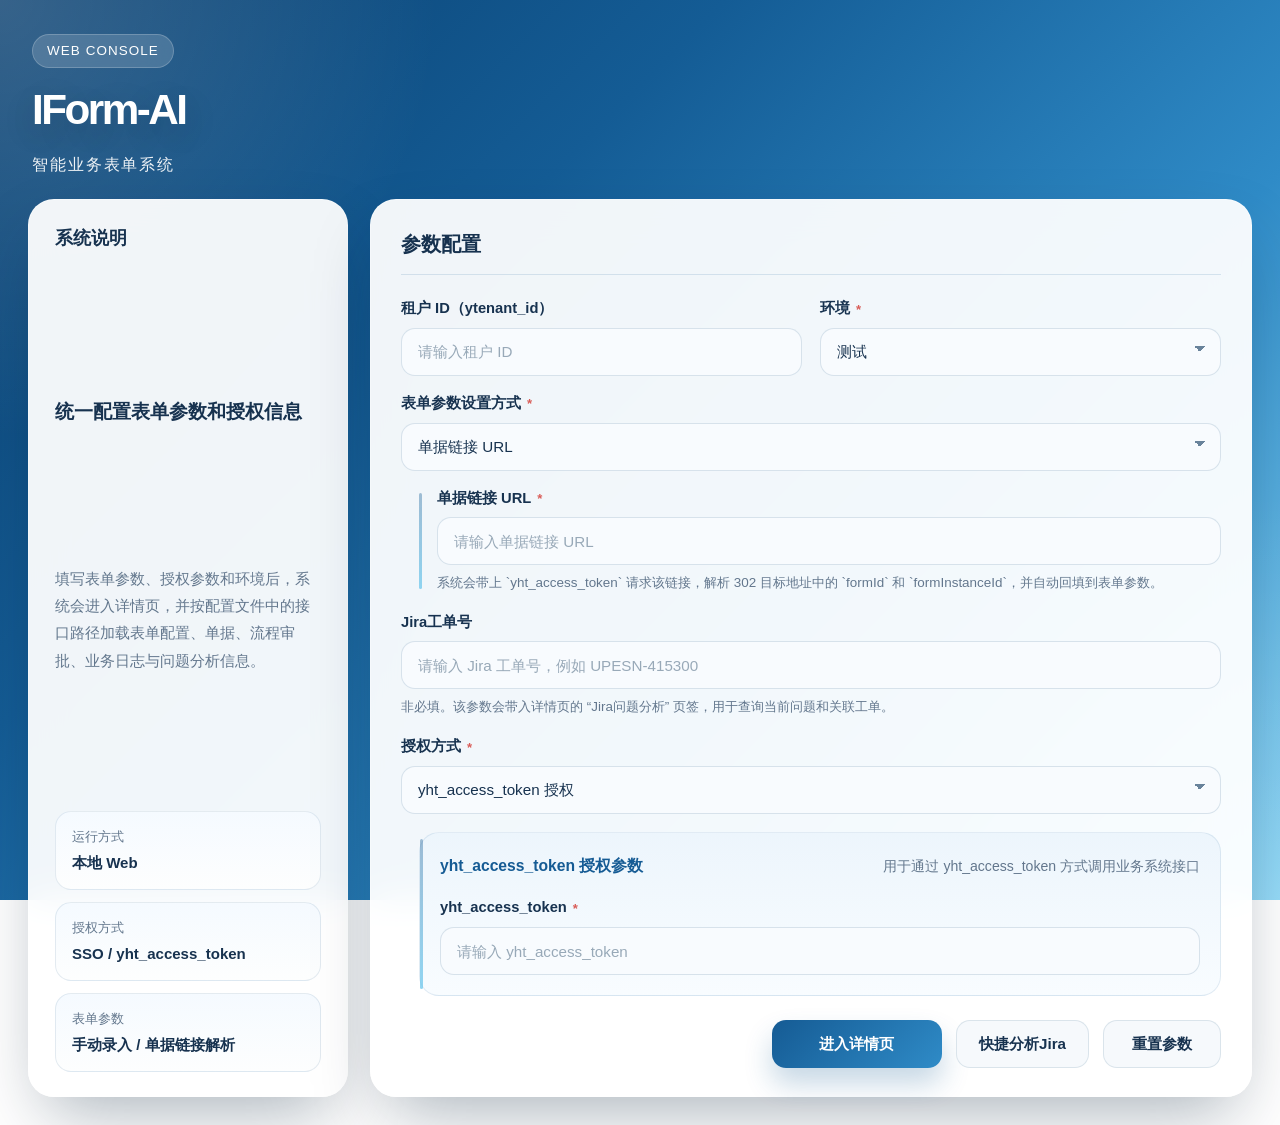
<file: IForm-AI/assets/templates/index.html>
<!DOCTYPE html>
<html lang="zh-CN">
<head>
    <meta charset="UTF-8">
    <meta name="viewport" content="width=device-width, initial-scale=1.0">
    <title>IForm-AI 表单业务系统</title>
    <link rel="icon" href="data:image/svg+xml,%3Csvg xmlns='http://www.w3.org/2000/svg' viewBox='0 0 64 64'%3E%3Crect width='64' height='64' rx='14' fill='%23155b94'/%3E%3Ctext x='32' y='41' font-size='28' text-anchor='middle' fill='white' font-family='Arial, sans-serif'%3EAI%3C/text%3E%3C/svg%3E">
    <link rel="stylesheet" href="../static/css/style.css?v=10">
</head>
<body class="page-home">
    <div class="container container-home">
        <header class="header header-home">
            <div class="hero-badge">Web Console</div>
            <h1 class="logo">IForm-AI</h1>
            <p class="subtitle">智能业务表单系统</p>
        </header>

        <main class="main-content home-main">
            <section class="form-shell">
                <aside class="intro-panel glass-panel">
                    <div class="panel-head panel-head-compact">
                        <h2 class="panel-title">系统说明</h2>
                    </div>
                    <p class="intro-title">统一配置表单参数和授权信息</p>
                    <p class="intro-text">填写表单参数、授权参数和环境后，系统会进入详情页，并按配置文件中的接口路径加载表单配置、单据、流程审批、业务日志与问题分析信息。</p>

                    <div class="intro-list">
                        <div class="intro-item">
                            <span class="intro-key">运行方式</span>
                            <span class="intro-value">本地 Web</span>
                        </div>
                        <div class="intro-item">
                            <span class="intro-key">授权方式</span>
                            <span class="intro-value">SSO / yht_access_token</span>
                        </div>
                        <div class="intro-item">
                            <span class="intro-key">表单参数</span>
                            <span class="intro-value">手动录入 / 单据链接解析</span>
                        </div>
                    </div>
                </aside>

                <section class="form-card form-card-wide">
                    <h2 class="form-title">参数配置</h2>
                    <form id="businessForm" class="form form-desktop">
                        <div class="form-grid">
                            <div class="form-group">
                                <label for="ytenant_id" class="form-label">
                                    <span class="label-text">租户 ID（ytenant_id）</span>
                                </label>
                                <input type="text" id="ytenant_id" name="ytenant_id" class="form-input" placeholder="请输入租户 ID">
                            </div>

                            <div class="form-group">
                                <label for="environment" class="form-label">
                                    <span class="label-text">环境</span>
                                    <span class="required">*</span>
                                </label>
                                <select id="environment" name="environment" class="form-input form-select" required>
                                    <option value="test">测试</option>
                                    <option value="daily">日常</option>
                                    <option value="pre">预发</option>
                                    <option value="core1">核心1</option>
                                    <option value="core2">核心2</option>
                                    <option value="core3">核心3</option>
                                    <option value="core4">核心4</option>
                                    <option value="shangkai">商开</option>
                                    <option value="overseas">海外</option>
                                </select>
                            </div>

                            <div class="form-group form-group-full">
                                <label for="formParamMode" class="form-label">
                                    <span class="label-text">表单参数设置方式</span>
                                    <span class="required">*</span>
                                </label>
                                <select id="formParamMode" name="formParamMode" class="form-input form-select" required>
                                    <option value="manual">表单Id + 单据Id</option>
                                    <option value="url">单据链接 URL</option>
                                </select>
                            </div>

                            <div class="form-grid form-grid-nested sub-level-block" id="manualParamGroup">
                                <div class="form-group">
                                    <label for="pkBo" class="form-label">
                                        <span class="label-text">表单Id（pkBo）</span>
                                        <span class="required">*</span>
                                    </label>
                                    <input type="text" id="pkBo" name="pkBo" class="form-input" placeholder="请输入表单Id">
                                </div>

                                <div class="form-group">
                                    <label for="pkBoins" class="form-label">
                                        <span class="label-text">单据Id（pkBoins）</span>
                                        <span class="required">*</span>
                                    </label>
                                    <input type="text" id="pkBoins" name="pkBoins" class="form-input" placeholder="请输入单据Id">
                                </div>
                            </div>

                            <div class="form-group form-group-full sub-level-block is-hidden" id="urlParamGroup">
                                <label for="billUrl" class="form-label">
                                    <span class="label-text">单据链接 URL</span>
                                    <span class="required">*</span>
                                </label>
                                <input type="url" id="billUrl" name="billUrl" class="form-input" placeholder="请输入单据链接 URL">
                                <div class="field-note">系统会带上 `yht_access_token` 请求该链接，解析 302 目标地址中的 `formId` 和 `formInstanceId`，并自动回填到表单参数。</div>
                            </div>

                            <div class="form-group form-group-full">
                                <label for="jiraIssueKey" class="form-label">
                                    <span class="label-text">Jira工单号</span>
                                </label>
                                <input type="text" id="jiraIssueKey" name="jiraIssueKey" class="form-input" placeholder="请输入 Jira 工单号，例如 UPESN-415300">
                                <div class="field-note">非必填。该参数会带入详情页的 “Jira问题分析” 页签，用于查询当前问题和关联工单。</div>
                            </div>

                            <div class="form-group form-group-full">
                                <label for="authType" class="form-label">
                                    <span class="label-text">授权方式</span>
                                    <span class="required">*</span>
                                </label>
                                <select id="authType" name="authType" class="form-input form-select" required>
                                    <option value="sso">sso授权</option>
                                    <option value="yht_access_token">yht_access_token 授权</option>
                                </select>
                            </div>
                        </div>

                        <section class="auth-block sub-level-block" id="ssoAuthGroup">
                            <div class="auth-block-head">
                                <div class="auth-block-title">SSO 授权参数</div>
                                <div class="auth-block-note">用于通过 SSO 方式调用业务系统接口</div>
                            </div>
                            <div class="form-grid">
                                <div class="form-group form-group-full">
                                    <label for="ssoUrl" class="form-label">
                                        <span class="label-text">SSO 链接地址（ssoUrl）</span>
                                        <span class="required">*</span>
                                    </label>
                                    <input type="url" id="ssoUrl" name="ssoUrl" class="form-input" placeholder="请输入 SSO 链接地址">
                                </div>

                                <div class="form-group">
                                    <label for="secretKey" class="form-label">
                                        <span class="label-text">密钥（secretKey）</span>
                                        <span class="required">*</span>
                                    </label>
                                    <input type="text" id="secretKey" name="secretKey" class="form-input" placeholder="请输入密钥">
                                </div>

                                <div class="form-group">
                                    <label for="linkPassword" class="form-label">
                                        <span class="label-text">链接密码（linkPassword）</span>
                                    </label>
                                    <input type="text" id="linkPassword" name="linkPassword" class="form-input" placeholder="请输入链接密码，没有可不填">
                                </div>
                            </div>
                        </section>

                        <section class="auth-block sub-level-block is-hidden" id="tokenAuthGroup">
                            <div class="auth-block-head">
                                <div class="auth-block-title">yht_access_token 授权参数</div>
                                <div class="auth-block-note">用于通过 yht_access_token 方式调用业务系统接口</div>
                            </div>
                            <div class="form-grid">
                                <div class="form-group form-group-full">
                                    <label for="yhtAccessToken" class="form-label">
                                        <span class="label-text">yht_access_token</span>
                                        <span class="required">*</span>
                                    </label>
                                    <input type="text" id="yhtAccessToken" name="yht_access_token" class="form-input" placeholder="请输入 yht_access_token">
                                </div>
                            </div>
                        </section>

                        <div class="form-actions">
                            <button type="submit" class="btn btn-primary">
                                <span class="btn-text">进入详情页</span>
                                <span class="btn-loading" style="display: none;">
                                    <span class="spinner"></span>
                                    处理中...
                                </span>
                            </button>
                            <button type="button" class="btn btn-secondary" id="jiraQuickEnterBtn">快捷分析Jira</button>
                            <button type="reset" class="btn btn-secondary">重置参数</button>
                        </div>
                    </form>
                </section>
            </section>
        </main>
    </div>

    <div id="toast" class="toast" style="display: none;">
        <span class="toast-message"></span>
    </div>

    <script src="../static/config/runtime-config.js?v=1"></script>
    <script src="../static/js/app.js?v=11"></script>
</body>
</html>
</file>
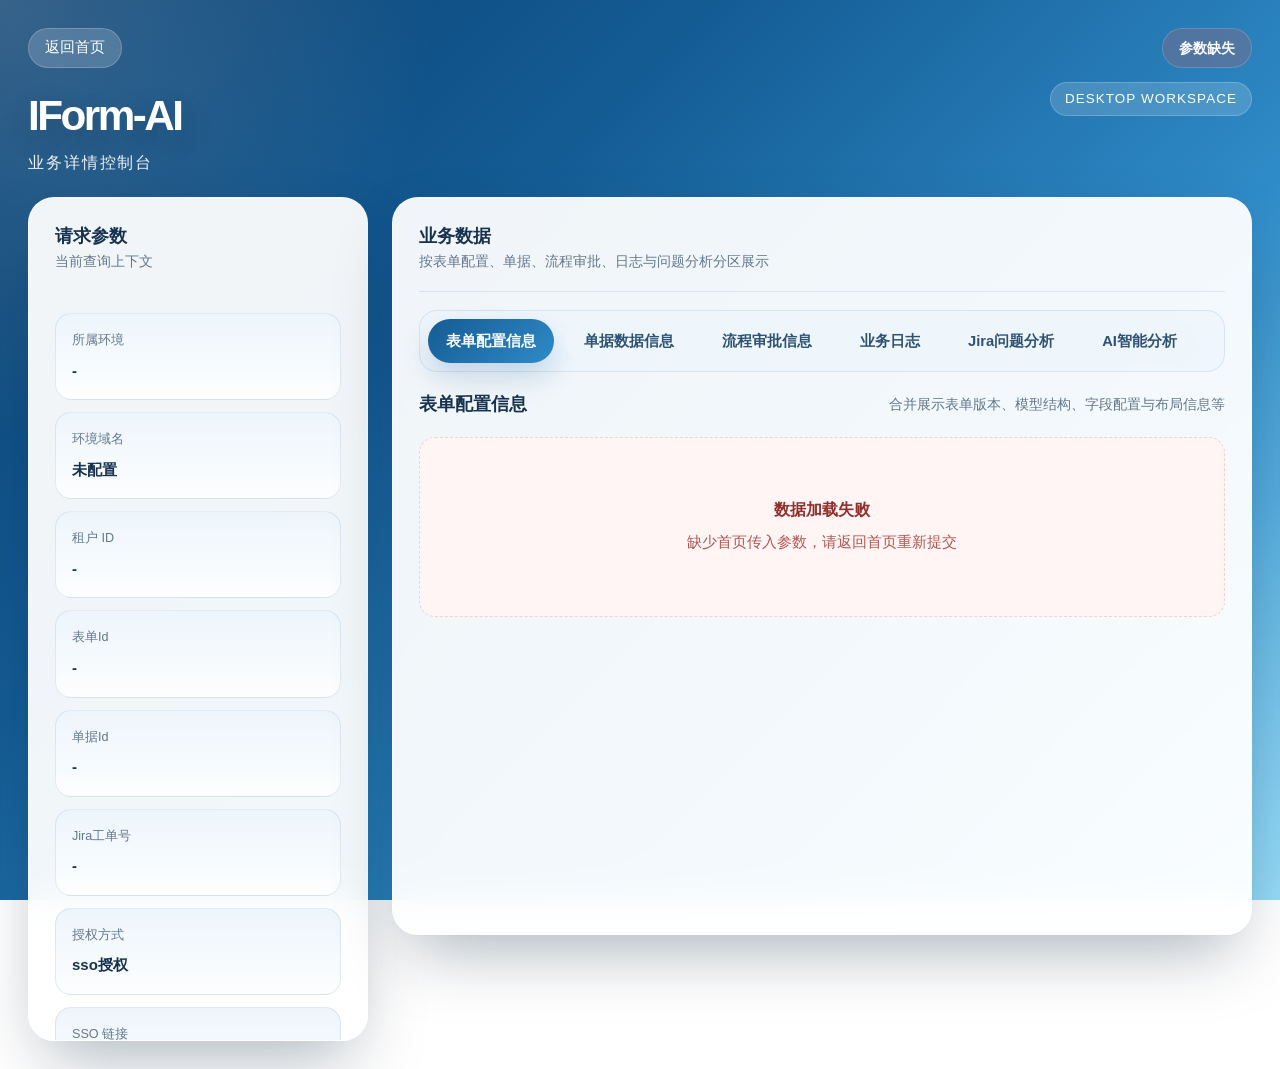
<file: IForm-AI/assets/templates/detail.html>
<!DOCTYPE html>
<html lang="zh-CN">
<head>
    <meta charset="UTF-8">
    <meta name="viewport" content="width=device-width, initial-scale=1.0">
    <title>IForm-AI 详情页</title>
    <link rel="icon" href="data:image/svg+xml,%3Csvg xmlns='http://www.w3.org/2000/svg' viewBox='0 0 64 64'%3E%3Crect width='64' height='64' rx='14' fill='%23155b94'/%3E%3Ctext x='32' y='41' font-size='28' text-anchor='middle' fill='white' font-family='Arial, sans-serif'%3EAI%3C/text%3E%3C/svg%3E">
    <link rel="stylesheet" href="../static/css/style.css?v=10">
</head>
<body class="page-detail">
    <div class="container container-wide">
        <header class="header header-left">
            <div class="header-topbar">
                <a class="back-link" href="./index.html">返回首页</a>
                <span class="status-chip" id="requestStatus">准备加载</span>
            </div>
            <div class="detail-header-row">
                <div>
                    <h1 class="logo">IForm-AI</h1>
                    <p class="subtitle">业务详情控制台</p>
                </div>
                <div class="detail-header-note">Desktop Workspace</div>
            </div>
        </header>

        <main class="main-content detail-workspace">
            <aside class="detail-sidebar glass-panel">
                <div class="panel-head sidebar-head">
                    <div>
                        <h2 class="panel-title">请求参数</h2>
                        <p class="panel-note">当前查询上下文</p>
                    </div>
                </div>

                <div class="summary-grid summary-grid-sidebar" id="summaryGrid"></div>

                <section class="auth-block detail-param-block" id="coreParamBlock">
                    <div class="auth-block-head">
                        <div class="auth-block-title">核心页签补参</div>
                    </div>

                    <div class="form-grid detail-param-grid detail-param-grid-single">
                        <div class="form-group">
                            <label for="detailEnvironmentInput" class="form-label">
                                <span class="label-text">环境</span>
                                <span class="required">*</span>
                            </label>
                            <select id="detailEnvironmentInput" class="form-input form-select"></select>
                        </div>

                        <div class="form-group">
                            <label for="detailAuthTypeInput" class="form-label">
                                <span class="label-text">授权方式</span>
                                <span class="required">*</span>
                            </label>
                            <select id="detailAuthTypeInput" class="form-input form-select">
                                <option value="sso">sso授权</option>
                                <option value="yht_access_token">yht_access_token 授权</option>
                            </select>
                        </div>

                        <div class="form-group">
                            <label for="detailFormParamModeInput" class="form-label">
                                <span class="label-text">表单参数设置方式</span>
                                <span class="required">*</span>
                            </label>
                            <select id="detailFormParamModeInput" class="form-input form-select">
                                <option value="manual">表单Id + 单据Id</option>
                                <option value="url">单据链接 URL</option>
                            </select>
                        </div>

                        <div class="form-group">
                            <label for="detailYtenantIdInput" class="form-label">
                                <span class="label-text">租户 ID（ytenant_id）</span>
                            </label>
                            <input type="text" id="detailYtenantIdInput" class="form-input" placeholder="可选">
                        </div>
                    </div>

                    <div class="form-grid detail-param-grid" id="detailManualParamGroup">
                        <div class="form-group">
                            <label for="detailPkBoInput" class="form-label">
                                <span class="label-text">表单Id（pkBo）</span>
                                <span class="required">*</span>
                            </label>
                            <input type="text" id="detailPkBoInput" class="form-input" placeholder="请输入表单Id">
                        </div>

                        <div class="form-group">
                            <label for="detailPkBoinsInput" class="form-label">
                                <span class="label-text">单据Id（pkBoins）</span>
                                <span class="required">*</span>
                            </label>
                            <input type="text" id="detailPkBoinsInput" class="form-input" placeholder="请输入单据Id">
                        </div>
                    </div>

                    <div class="form-grid detail-param-grid is-hidden" id="detailUrlParamGroup">
                        <div class="form-group form-group-full">
                            <label for="detailBillUrlInput" class="form-label">
                                <span class="label-text">单据链接 URL</span>
                                <span class="required">*</span>
                            </label>
                            <input type="url" id="detailBillUrlInput" class="form-input" placeholder="请输入单据链接 URL">
                        </div>
                    </div>

                    <div class="form-grid detail-param-grid" id="detailSsoGroup">
                        <div class="form-group form-group-full">
                            <label for="detailSsoUrlInput" class="form-label">
                                <span class="label-text">SSO 链接地址（ssoUrl）</span>
                                <span class="required">*</span>
                            </label>
                            <input type="url" id="detailSsoUrlInput" class="form-input" placeholder="请输入 SSO 链接地址">
                        </div>

                        <div class="form-group">
                            <label for="detailSecretKeyInput" class="form-label">
                                <span class="label-text">密钥（secretKey）</span>
                                <span class="required">*</span>
                            </label>
                            <input type="text" id="detailSecretKeyInput" class="form-input" placeholder="请输入密钥">
                        </div>

                        <div class="form-group">
                            <label for="detailLinkPasswordInput" class="form-label">
                                <span class="label-text">链接密码（linkPassword）</span>
                            </label>
                            <input type="text" id="detailLinkPasswordInput" class="form-input" placeholder="没有可不填">
                        </div>
                    </div>

                    <div class="form-grid detail-param-grid is-hidden" id="detailTokenGroup">
                        <div class="form-group form-group-full">
                            <label for="detailYhtAccessTokenInput" class="form-label">
                                <span class="label-text">yht_access_token</span>
                                <span class="required">*</span>
                            </label>
                            <input type="text" id="detailYhtAccessTokenInput" class="form-input" placeholder="请输入 yht_access_token">
                        </div>
                    </div>
                </section>

                <div class="sidebar-actions">
                    <button type="button" class="btn btn-primary btn-inline" id="reloadBtn">重新加载</button>
                    <a class="btn btn-secondary btn-inline" href="./index.html">修改参数</a>
                </div>
            </aside>

            <section class="detail-content glass-panel">
                <div class="detail-content-head">
                    <div>
                        <h2 class="panel-title">业务数据</h2>
                        <p class="panel-note">按表单配置、单据、流程审批、日志与问题分析分区展示</p>
                    </div>
                </div>

                <div class="tab-list tab-list-bar" role="tablist" aria-label="详情页签">
                    <button type="button" class="tab-button is-active" data-tab="formConfig" role="tab" aria-selected="true">表单配置信息</button>
                    <button type="button" class="tab-button" data-tab="document" role="tab" aria-selected="false">单据数据信息</button>
                    <button type="button" class="tab-button" data-tab="approval" role="tab" aria-selected="false">流程审批信息</button>
                    <button type="button" class="tab-button" data-tab="businessLog" role="tab" aria-selected="false">业务日志</button>
                    <button type="button" class="tab-button" data-tab="jiraAnalysis" role="tab" aria-selected="false">Jira问题分析</button>
                    <button type="button" class="tab-button" data-tab="aiAnalysis" role="tab" aria-selected="false">AI智能分析</button>
                </div>

                <div class="tab-panels detail-tab-panels">
                    <section class="tab-panel is-active" data-panel="formConfig" role="tabpanel">
                        <div class="panel-head">
                            <h3 class="panel-title">表单配置信息</h3>
                            <span class="panel-note">合并展示表单版本、模型结构、字段配置与布局信息等</span>
                        </div>
                        <div class="data-block" id="panel-formConfig"></div>
                    </section>

                    <section class="tab-panel" data-panel="document" role="tabpanel" hidden>
                        <div class="panel-head">
                            <h3 class="panel-title">单据数据信息</h3>
                            <span class="panel-note">单据头、明细、扩展字段等</span>
                        </div>
                        <div class="data-block" id="panel-document"></div>
                    </section>

                    <section class="tab-panel" data-panel="approval" role="tabpanel" hidden>
                        <div class="panel-head">
                            <h3 class="panel-title">流程审批信息</h3>
                            <span class="panel-note">节点、处理人、意见、时间线等</span>
                        </div>
                        <div class="data-block" id="panel-approval"></div>
                    </section>

                    <section class="tab-panel" data-panel="businessLog" role="tabpanel" hidden>
                        <div class="panel-head">
                            <h3 class="panel-title">业务日志</h3>
                            <span class="panel-note">接口调用、业务操作、异常堆栈与链路追踪等</span>
                        </div>
                        <div class="data-block" id="panel-businessLog"></div>
                    </section>

                    <section class="tab-panel" data-panel="jiraAnalysis" role="tabpanel" hidden>
                        <div class="panel-head">
                            <h3 class="panel-title">Jira问题分析</h3>
                            <span class="panel-note">关联问题、影响范围、处理建议与排查结论等</span>
                        </div>
                        <section class="auth-block jira-control-block">
                            <div class="auth-block-head">
                                <div class="auth-block-title">Jira 查询参数</div>
                                
                            </div>
                            <div class="form-grid">
                                <div class="form-group">
                                    <label for="jiraIssueKeyInput" class="form-label">
                                        <span class="label-text">Jira工单号</span>
                                        <span class="required">*</span>
                                    </label>
                                    <input type="text" id="jiraIssueKeyInput" class="form-input" placeholder="请输入 Jira 工单号，例如 UPESN-415300">
                                </div>
                                <div class="form-group">
                                    <label for="jiraKeywordInput" class="form-label">
                                        <span class="label-text">Jira问题关键检索词</span>
                                    </label>
                                    <input type="text" id="jiraKeywordInput" class="form-input" placeholder="非必填，输入后会追加到 Jira 工单列表查询条件中">
                                    <div class="field-note">非必填。填写后会在检索Jira历史工单列表中会根据该关键词筛选过滤。</div>
                                </div>
                                <div class="form-group form-group-full">
                                    <label for="jiraCookieInput" class="form-label">
                                        <span class="label-text">Jira系统Cookie</span>
                                        <span class="required">*</span>
                                    </label>
                                    <textarea id="jiraCookieInput" class="form-input form-textarea" placeholder="请输入 Jira 系统 Cookie，用于请求头 Cookie 授权"></textarea>
                                    <div class="field-note">系统不会将 Jira 系统 Cookie 拼接到 URL 中，只会在当前浏览器本地缓存并通过本地代理转发。</div>
                                </div>
                            </div>
                            <div class="jira-control-actions">
                                <button type="button" class="btn btn-primary btn-inline" id="jiraLoadBtn">加载 Jira 数据</button>
                                <button type="button" class="btn btn-secondary btn-inline" id="jiraCookieClearBtn">清空 Cookie</button>
                            </div>
                        </section>
                        <div class="data-block" id="panel-jiraAnalysis"></div>
                    </section>

                    <section class="tab-panel" data-panel="aiAnalysis" role="tabpanel" hidden>
                        <div class="panel-head">
                            <h3 class="panel-title">AI智能分析</h3>
                            <span class="panel-note">基于大模型分析业务数据并生成洞察报告</span>
                            <button type="button" class="btn btn-primary btn-inline" id="aiAnalyzeBtn">开始分析</button>
                        </div>
                        <section class="auth-block ai-analysis-input-block">
                            <div class="auth-block-head">
                                <div class="auth-block-title">问题描述</div>
                            </div>
                            <div class="form-grid detail-param-grid detail-param-grid-single">
                                <div class="form-group form-group-full">
                                    <label for="aiAnalysisType" class="form-label">
                                        <span class="label-text">分析类型</span>
                                    </label>
                                    <select id="aiAnalysisType" class="form-input form-select">
                                        <option value="diagnosis">场景分析</option>
                                        <option value="overview">数据分析</option>
                                        <option value="jira">Jira定位分析</option>
                                    </select>
                                </div>
                                <div class="form-group form-group-full">
                                    <label for="aiProblemDescriptionInput" class="form-label">
                                        <span class="label-text">待分析问题内容</span>
                                        <span class="required">*</span>
                                    </label>
                                    <textarea
                                        id="aiProblemDescriptionInput"
                                        class="form-input form-textarea ai-problem-textarea"
                                        placeholder="请输入问题描述；如果 Jira 当前工单详情已加载，会自动带入工单“概要”或标题内容，你也可以继续修改。"></textarea>
                                    <div class="field-note" id="aiProblemDescriptionHint">优先分析你当前输入的问题描述；若已加载 Jira 当前工单详情，系统会自动回填其“概要”或标题作为默认值。</div>
                                </div>
                            </div>
                        </section>
                        <div class="ai-analysis-result" id="panel-aiAnalysis">
                            <div class="ai-analysis-placeholder">点击"开始分析"按钮，使用AI分析当前业务数据</div>
                        </div>
                    </section>
                </div>
            </section>
        </main>

    </div>

    <div id="toast" class="toast" style="display: none;">
        <span class="toast-message"></span>
    </div>

    <script src="../static/config/runtime-config.js?v=1"></script>
    <script src="../static/config/detail-config.js?v=7"></script>
    <script src="../static/js/detail.js?v=9"></script>
</body>
</html>
</file>
<file: IForm-AI/assets/static/css/style.css>
/* IForm-AI Desktop System Styles */

*, *::before, *::after {
    box-sizing: border-box;
    margin: 0;
    padding: 0;
}

:root {
    --bg-1: #0a4070;
    --bg-2: #145c95;
    --bg-3: #2f8bc7;
    --bg-4: #85d5f7;
    --panel-bg: rgba(255, 255, 255, 0.94);
    --panel-border: rgba(255, 255, 255, 0.34);
    --panel-shadow: 0 30px 70px -18px rgba(0, 28, 52, 0.35);
    --text-main: #17324f;
    --text-sub: #63778d;
    --line-soft: rgba(18, 74, 118, 0.1);
    --accent-1: #155b94;
    --accent-2: #2f8bc7;
    --accent-3: #6fc8ed;
    --surface-soft: #f5faff;
    --surface-mid: #edf5fc;
    --danger: #d95c57;
    --success: #239768;
}

html {
    min-height: 100%;
    font-size: 16px;
    scroll-behavior: smooth;
    -webkit-text-size-adjust: 100%;
    -webkit-tap-highlight-color: transparent;
}

body {
    min-height: 100vh;
    min-height: 100dvh;
    padding: 28px;
    font-family: "Segoe UI", "PingFang SC", "Microsoft YaHei", sans-serif;
    line-height: 1.6;
    color: var(--text-main);
    background:
        radial-gradient(circle at top left, rgba(255, 255, 255, 0.18), transparent 28%),
        radial-gradient(circle at bottom right, rgba(255, 255, 255, 0.14), transparent 26%),
        linear-gradient(135deg, var(--bg-1), var(--bg-2), var(--bg-3), var(--bg-4));
    background-size: cover;
    background-attachment: fixed;
    -webkit-font-smoothing: antialiased;
    -moz-osx-font-smoothing: grayscale;
}

.container {
    width: min(100%, 1320px);
    margin: 0 auto;
}

.container-home {
    display: flex;
    flex-direction: column;
    gap: 22px;
}

.container-wide {
    display: flex;
    flex-direction: column;
    gap: 22px;
}

.header {
    color: #fff;
}

.header-home {
    display: flex;
    flex-direction: column;
    gap: 8px;
    padding: 6px 4px 0;
}

.header-left {
    display: flex;
    flex-direction: column;
    gap: 14px;
}

.header-topbar {
    display: flex;
    align-items: center;
    justify-content: space-between;
    gap: 18px;
}

.hero-badge,
.detail-header-note {
    display: inline-flex;
    align-items: center;
    align-self: flex-start;
    min-height: 34px;
    padding: 0 14px;
    border-radius: 999px;
    background: rgba(255, 255, 255, 0.16);
    border: 1px solid rgba(255, 255, 255, 0.2);
    color: #fff;
    font-size: 0.84rem;
    letter-spacing: 0.08em;
    text-transform: uppercase;
    backdrop-filter: blur(12px);
    -webkit-backdrop-filter: blur(12px);
}

.logo {
    font-size: clamp(2.6rem, 3.3vw, 3.6rem);
    font-weight: 800;
    letter-spacing: -0.06em;
    margin: 0;
    text-shadow: 0 10px 35px rgba(0, 0, 0, 0.2);
}

.subtitle {
    color: rgba(255, 255, 255, 0.92);
    font-size: 0.98rem;
    letter-spacing: 0.12em;
    text-transform: uppercase;
}

.detail-header-row {
    display: flex;
    align-items: flex-end;
    justify-content: space-between;
    gap: 18px;
}

.main-content {
    width: 100%;
}

.home-main,
.detail-main {
    display: flex;
    flex-direction: column;
    gap: 22px;
}

.detail-workspace {
    display: grid;
    grid-template-columns: 340px minmax(0, 1fr);
    gap: 24px;
    align-items: start;
}

.detail-sidebar {
    position: sticky;
    top: 28px;
    display: flex;
    flex-direction: column;
    gap: 22px;
    max-height: calc(100vh - 56px);
    overflow: auto;
}

.sidebar-head {
    margin-bottom: 0;
}

.detail-content {
    min-height: calc(100vh - 198px);
    padding: 26px;
}

.detail-content-head {
    display: flex;
    align-items: flex-start;
    justify-content: space-between;
    gap: 18px;
    padding-bottom: 18px;
    border-bottom: 1px solid var(--line-soft);
    margin-bottom: 18px;
}

.form-shell {
    display: grid;
    grid-template-columns: 320px minmax(0, 1fr);
    gap: 22px;
    align-items: stretch;
}

.glass-panel,
.form-card {
    background: var(--panel-bg);
    border: 1px solid var(--panel-border);
    border-radius: 26px;
    box-shadow: var(--panel-shadow);
    backdrop-filter: blur(18px);
    -webkit-backdrop-filter: blur(18px);
}

.glass-panel {
    padding: 24px 26px;
}

.form-card {
    padding: 28px 30px;
}

.form-card-wide {
    min-height: 100%;
}

.intro-panel {
    display: flex;
    flex-direction: column;
    justify-content: space-between;
    gap: 20px;
}

.panel-head,
.panel-head-compact {
    display: flex;
    align-items: center;
    justify-content: space-between;
    gap: 16px;
}

.panel-head {
    margin-bottom: 18px;
}

.panel-head-compact {
    margin-bottom: 8px;
}

.panel-title {
    font-size: 1.12rem;
    font-weight: 700;
    color: var(--text-main);
}

.panel-note {
    color: var(--text-sub);
    font-size: 0.9rem;
}

.intro-title {
    font-size: 1.2rem;
    font-weight: 700;
    color: var(--text-main);
}

.intro-text {
    color: var(--text-sub);
    font-size: 0.95rem;
    line-height: 1.8;
}

.intro-list {
    display: flex;
    flex-direction: column;
    gap: 12px;
}

.intro-item {
    display: flex;
    flex-direction: column;
    gap: 4px;
    padding: 14px 16px;
    border-radius: 16px;
    background: linear-gradient(180deg, var(--surface-soft), #fdfefe);
    border: 1px solid var(--line-soft);
}

.intro-key {
    color: var(--text-sub);
    font-size: 0.82rem;
}

.intro-value {
    color: var(--text-main);
    font-weight: 700;
    font-size: 0.94rem;
}

.form-title {
    margin-bottom: 22px;
    padding-bottom: 14px;
    border-bottom: 1px solid rgba(21, 91, 148, 0.14);
    font-size: 1.28rem;
    font-weight: 700;
    color: var(--text-main);
}

.form {
    display: flex;
    flex-direction: column;
    gap: 18px;
}

.form-grid {
    display: grid;
    grid-template-columns: repeat(2, minmax(0, 1fr));
    gap: 16px 18px;
}

.form-grid-nested {
    grid-column: 1 / -1;
}

.is-hidden {
    display: none !important;
}

.form-group {
    display: flex;
    flex-direction: column;
    gap: 7px;
}

.form-group-full {
    grid-column: 1 / -1;
}

.field-note {
    color: var(--text-sub);
    font-size: 0.84rem;
    line-height: 1.7;
}

.sub-level-block {
    position: relative;
    margin-left: 18px;
    padding-left: 18px;
}

.sub-level-block::before {
    content: "";
    position: absolute;
    left: 0;
    top: 6px;
    bottom: 6px;
    width: 3px;
    border-radius: 999px;
    background: linear-gradient(180deg, rgba(21, 91, 148, 0.38), rgba(111, 200, 237, 0.75));
}

.form-label {
    display: flex;
    align-items: center;
    gap: 6px;
    color: var(--text-main);
    font-size: 0.92rem;
    font-weight: 600;
}

.label-text {
    display: inline-block;
}

.required {
    color: var(--danger);
    font-size: 0.82rem;
}

.form-input {
    width: 100%;
    min-height: 48px;
    padding: 0 16px;
    border: 1px solid rgba(18, 74, 118, 0.14);
    border-radius: 14px;
    background: #f8fbfe;
    color: var(--text-main);
    font-size: 0.95rem;
    transition: all 0.22s ease;
}

.form-input:hover {
    border-color: rgba(21, 91, 148, 0.26);
    background: #fff;
}

.form-input:focus {
    outline: none;
    border-color: var(--accent-2);
    background: #fff;
    box-shadow: 0 0 0 4px rgba(47, 139, 199, 0.12);
}

.form-input::placeholder {
    color: #98a9b8;
}

.form-textarea {
    min-height: 112px;
    padding: 14px 16px;
    resize: vertical;
    line-height: 1.6;
}

.form-select {
    appearance: none;
    -webkit-appearance: none;
    -moz-appearance: none;
    padding-right: 48px;
    background-image:
        linear-gradient(45deg, transparent 50%, #69839b 50%),
        linear-gradient(135deg, #69839b 50%, transparent 50%);
    background-position:
        calc(100% - 20px) calc(50% - 3px),
        calc(100% - 14px) calc(50% - 3px);
    background-size: 6px 6px, 6px 6px;
    background-repeat: no-repeat;
}

.form-select option {
    color: var(--text-main);
    background: #fff;
}

.auth-block {
    display: flex;
    flex-direction: column;
    gap: 18px;
    padding: 20px;
    border-radius: 20px;
    background: linear-gradient(180deg, rgba(236, 245, 252, 0.96), rgba(248, 252, 255, 0.96));
    border: 1px solid rgba(21, 91, 148, 0.1);
}

.auth-block-head {
    display: flex;
    align-items: baseline;
    justify-content: space-between;
    gap: 16px;
}

.auth-block-title {
    font-size: 0.98rem;
    font-weight: 700;
    color: var(--accent-1);
}

.auth-block-note {
    color: var(--text-sub);
    font-size: 0.88rem;
    line-height: 1.75;
}

.sidebar-section {
    display: flex;
    flex-direction: column;
    gap: 16px;
}

.sidebar-section-head {
    display: flex;
    flex-direction: column;
    gap: 6px;
}

.sidebar-section-head-stack {
    gap: 8px;
}

.sidebar-section-eyebrow {
    display: inline-flex;
    align-items: center;
    min-height: 24px;
    padding: 0 10px;
    border-radius: 999px;
    background: rgba(21, 91, 148, 0.08);
    color: var(--accent-1);
    font-size: 0.72rem;
    font-weight: 800;
    letter-spacing: 0.08em;
    text-transform: uppercase;
    align-self: flex-start;
}

.sidebar-section-title {
    font-size: 1.02rem;
    font-weight: 700;
    color: var(--text-main);
}

.detail-param-block {
    gap: 22px;
    margin-top: 0;
    padding: 24px;
}

.detail-param-layout {
    display: flex;
    flex-direction: column;
    gap: 14px;
}

.detail-param-grid {
    margin-top: 0;
}

.detail-param-grid-compact {
    gap: 12px 12px;
}

.detail-param-grid-single {
    grid-template-columns: 1fr;
}

.jira-control-block {
    margin-bottom: 18px;
}

.jira-control-actions {
    display: flex;
    flex-wrap: wrap;
    gap: 12px;
}

.jira-similar-analysis-actions {
    display: flex;
    flex-wrap: wrap;
    align-items: center;
    gap: 10px;
}

.jira-similar-analysis-status {
    display: inline-flex;
    align-items: center;
    min-height: 34px;
    padding: 0 12px;
    border-radius: 999px;
    background: rgba(21, 91, 148, 0.08);
    color: var(--accent-1);
    font-size: 0.82rem;
    font-weight: 700;
}

.jira-recent-issues-layout {
    display: flex;
    flex-direction: column;
    gap: 14px;
}

.jira-recent-issues-pagination {
    display: flex;
    flex-direction: column;
    align-items: stretch;
    gap: 12px;
    padding: 14px 16px;
    border: 1px solid rgba(18, 74, 118, 0.08);
    border-radius: 16px;
    background: linear-gradient(180deg, rgba(247, 251, 255, 0.96), rgba(240, 247, 252, 0.9));
}

.jira-recent-issues-pagination.is-single-page {
    gap: 0;
}

.jira-recent-issues-pagination-actions {
    display: flex;
    flex-wrap: wrap;
    align-items: center;
    gap: 8px;
    padding-top: 2px;
}

.jira-recent-issues-pagination-summary {
    display: flex;
    flex-wrap: wrap;
    align-items: center;
    gap: 10px;
}

.jira-recent-issues-pagination-stat {
    display: inline-flex;
    align-items: baseline;
    gap: 8px;
    min-height: 38px;
    padding: 0 14px;
    border: 1px solid rgba(18, 74, 118, 0.08);
    border-radius: 999px;
    background: rgba(255, 255, 255, 0.82);
    color: var(--text-main);
    box-shadow: inset 0 1px 0 rgba(255, 255, 255, 0.6);
}

.jira-recent-issues-pagination-label {
    color: var(--text-sub);
    font-size: 0.77rem;
    font-weight: 700;
    letter-spacing: 0.04em;
    text-transform: uppercase;
}

.jira-recent-issues-pagination-stat strong {
    color: var(--accent-1);
    font-size: 0.96rem;
    font-weight: 800;
}

.jira-recent-issues-pagination .btn-mini {
    min-width: 56px;
    min-height: 36px;
    padding: 0 12px;
    border-radius: 999px;
    font-size: 0.82rem;
}

.jira-recent-issues-pagination .btn-mini.is-active {
    background: linear-gradient(135deg, var(--accent-1), var(--accent-2));
    color: #fff;
    box-shadow: 0 10px 18px rgba(21, 91, 148, 0.18);
}

.jira-recent-issues-pagination .btn-secondary:not(:disabled):hover {
    border-color: rgba(21, 91, 148, 0.24);
    box-shadow: 0 8px 16px rgba(21, 91, 148, 0.08);
}

.jira-recent-issues-pagination .btn-mini:disabled {
    opacity: 0.56;
    cursor: default;
    box-shadow: none;
}

.jira-recent-issues-pagination-ellipsis {
    display: inline-flex;
    align-items: center;
    justify-content: center;
    min-width: 28px;
    color: var(--text-subtle);
    font-weight: 700;
}

.jira-inline-detail-block {
    border: 1px solid rgba(18, 74, 118, 0.08);
    border-radius: 14px;
    background: #fbfdff;
}

.btn-mini {
    min-height: 34px;
    min-width: 92px;
    padding: 0 14px;
    border-radius: 10px;
    font-size: 0.84rem;
}

.form-actions {
    display: flex;
    justify-content: flex-end;
    gap: 14px;
    padding-top: 6px;
}

.btn {
    min-height: 48px;
    padding: 0 22px;
    border: 0;
    border-radius: 14px;
    font-size: 0.95rem;
    font-weight: 700;
    cursor: pointer;
    transition: all 0.22s ease;
    display: inline-flex;
    align-items: center;
    justify-content: center;
    gap: 8px;
}

.btn-primary {
    min-width: 170px;
    background: linear-gradient(135deg, var(--accent-1), var(--accent-2));
    color: #fff;
    box-shadow: 0 16px 28px rgba(21, 91, 148, 0.24);
}

.btn-primary:hover {
    transform: translateY(-1px);
    box-shadow: 0 20px 34px rgba(21, 91, 148, 0.28);
}

.btn-primary:disabled {
    opacity: 0.72;
    cursor: not-allowed;
    transform: none;
    box-shadow: none;
}

.btn-secondary {
    min-width: 118px;
    background: #f6f9fc;
    color: var(--text-main);
    border: 1px solid rgba(18, 74, 118, 0.12);
}

.btn-secondary:hover {
    background: #fff;
}

.btn-inline {
    min-width: 124px;
}

.btn-loading {
    display: flex;
    align-items: center;
    gap: 10px;
}

.spinner {
    width: 17px;
    height: 17px;
    border: 2px solid rgba(255, 255, 255, 0.35);
    border-top-color: #fff;
    border-radius: 50%;
    animation: spin 0.8s linear infinite;
}

@keyframes spin {
    to {
        transform: rotate(360deg);
    }
}

.back-link,
.status-chip {
    min-height: 40px;
    padding: 0 16px;
    border-radius: 999px;
    display: inline-flex;
    align-items: center;
    justify-content: center;
    color: #fff;
    backdrop-filter: blur(12px);
    -webkit-backdrop-filter: blur(12px);
}

.back-link {
    background: rgba(255, 255, 255, 0.18);
    border: 1px solid rgba(255, 255, 255, 0.2);
    text-decoration: none;
    font-size: 0.92rem;
}

.back-link:hover {
    background: rgba(255, 255, 255, 0.24);
}

.status-chip {
    background: rgba(255, 255, 255, 0.16);
    border: 1px solid rgba(255, 255, 255, 0.16);
    font-size: 0.88rem;
    font-weight: 700;
}

.status-chip.is-loading {
    background: rgba(255, 183, 0, 0.22);
}

.status-chip.is-success {
    background: rgba(35, 151, 104, 0.22);
}

.status-chip.is-error {
    background: rgba(217, 92, 87, 0.24);
}

.summary-grid {
    display: grid;
    gap: 14px;
}

.summary-grid-wide {
    grid-template-columns: repeat(4, minmax(0, 1fr));
}

.summary-grid-sidebar {
    grid-template-columns: 1fr;
    gap: 12px;
}

.summary-item {
    display: flex;
    flex-direction: column;
    gap: 8px;
    min-height: 96px;
    padding: 16px;
    border-radius: 18px;
    background: linear-gradient(180deg, var(--surface-mid), #fdfefe);
    border: 1px solid var(--line-soft);
}

.summary-label {
    color: var(--text-sub);
    font-size: 0.82rem;
}

.summary-value {
    color: var(--text-main);
    font-size: 0.95rem;
    font-weight: 700;
    word-break: break-word;
}

.summary-grid-sidebar .summary-item {
    min-height: auto;
    padding: 16px 16px;
    border-radius: 16px;
}

.summary-grid-sidebar .summary-label {
    font-size: 0.79rem;
}

.summary-grid-sidebar .summary-value {
    font-size: 0.94rem;
    line-height: 1.65;
}

.sidebar-actions {
    display: grid;
    grid-template-columns: 1fr;
    gap: 12px;
    padding-top: 14px;
    border-top: 1px solid rgba(21, 91, 148, 0.08);
}

.tabs-panel {
    padding-top: 20px;
}

.tab-list {
    display: flex;
    flex-wrap: wrap;
    gap: 12px;
    margin-bottom: 18px;
}

.tab-list-bar {
    padding: 8px;
    border-radius: 18px;
    background: rgba(237, 245, 252, 0.72);
    border: 1px solid var(--line-soft);
}

.tab-button {
    min-height: 44px;
    padding: 0 18px;
    border: 0;
    border-radius: 999px;
    background: #eef5fb;
    color: #2d5274;
    font-size: 0.92rem;
    font-weight: 700;
    cursor: pointer;
    transition: all 0.2s ease;
}

.tab-button:hover {
    background: #e4eff8;
}

.tab-button.is-active {
    color: #fff;
    background: linear-gradient(135deg, var(--accent-1), var(--accent-2));
    box-shadow: 0 14px 28px rgba(21, 91, 148, 0.2);
}

.tab-panels {
    min-height: 420px;
}

.detail-tab-panels {
    min-height: 520px;
}

.tab-panel {
    animation: fadeUp 0.22s ease;
}

.data-block {
    min-height: 280px;
}

.business-data-view {
    display: flex;
    flex-direction: column;
    gap: 18px;
}

.business-section {
    overflow: hidden;
    border: 1px solid rgba(18, 74, 118, 0.12);
    border-radius: 18px;
    background: linear-gradient(180deg, #ffffff, #f7fbff);
    box-shadow: 0 14px 30px -26px rgba(21, 91, 148, 0.5);
}

.business-section-head {
    display: flex;
    align-items: center;
    justify-content: space-between;
    gap: 16px;
    padding: 15px 18px;
    background: linear-gradient(90deg, rgba(21, 91, 148, 0.1), rgba(111, 200, 237, 0.08));
    border-bottom: 1px solid rgba(18, 74, 118, 0.1);
}

.business-section-head.is-collapsible {
    align-items: center;
}

.business-section-heading {
    display: flex;
    flex-direction: column;
    gap: 4px;
    min-width: 0;
}

.business-section-title-row {
    display: flex;
    align-items: center;
    gap: 10px;
    min-width: 0;
}

.business-section-title {
    color: var(--accent-1);
    font-size: 0.98rem;
    font-weight: 800;
}

.business-section-note {
    color: var(--text-sub);
    font-size: 0.82rem;
}

.collapse-block {
    display: flex;
    flex-direction: column;
}

.collapse-block-head {
    display: flex;
    align-items: center;
    gap: 10px;
    width: 100%;
    min-height: 46px;
    padding: 11px 16px;
    border: 0;
    border-bottom: 1px solid rgba(18, 74, 118, 0.08);
    background: rgba(244, 249, 253, 0.92);
    color: var(--text-main);
    text-align: left;
    font: inherit;
    cursor: pointer;
}

.collapse-block-head:hover {
    background: #edf6fc;
}

.collapse-block-head:focus-visible {
    outline: 2px solid rgba(47, 139, 199, 0.55);
    outline-offset: -2px;
}

.collapse-block-toggle {
    width: 10px;
    height: 10px;
    border-right: 2px solid var(--accent-2);
    border-bottom: 2px solid var(--accent-2);
    transform: rotate(45deg);
    transition: transform 0.18s ease;
}

.collapse-block.is-collapsed .collapse-block-toggle {
    transform: rotate(-45deg);
}

.collapse-block-title {
    color: #36556f;
    font-size: 0.84rem;
    font-weight: 700;
}

.collapse-block-body {
    display: flex;
    flex-direction: column;
}

.collapse-block.is-collapsed > .collapse-block-body {
    display: none;
}

.business-section-collapse > .collapse-block-head {
    background: rgba(246, 250, 253, 0.94);
}

.section-collapse-toggle {
    display: inline-flex;
    align-items: center;
    gap: 8px;
    padding: 6px 10px;
    border: 1px solid rgba(21, 91, 148, 0.14);
    border-radius: 999px;
    background: rgba(255, 255, 255, 0.82);
    color: #42617d;
    font: inherit;
    font-size: 0.78rem;
    font-weight: 700;
    cursor: pointer;
    white-space: nowrap;
    flex: none;
}

.section-collapse-toggle:hover {
    background: #fff;
}

.section-collapse-toggle:focus-visible {
    outline: 2px solid rgba(47, 139, 199, 0.55);
    outline-offset: 1px;
}

.section-collapse-toggle[aria-expanded="false"] .collapse-block-toggle {
    transform: rotate(-45deg);
}

.section-collapse-text {
    line-height: 1;
}

.subtable-detail-block {
    overflow: hidden;
    border: 1px solid rgba(18, 74, 118, 0.09);
    border-radius: 14px;
    background: #fbfdff;
}

.subtable-detail-block > .collapse-block-head {
    border-bottom-color: rgba(18, 74, 118, 0.06);
}

.business-table-wrap {
    width: 100%;
    overflow-x: auto;
}

.business-table {
    width: 100%;
    min-width: 520px;
    border-collapse: collapse;
    table-layout: fixed;
    background: #fff;
}

.business-table th,
.business-table td {
    padding: 13px 16px;
    border-bottom: 1px solid rgba(18, 74, 118, 0.09);
    color: var(--text-main);
    font-size: 0.92rem;
    line-height: 1.6;
    text-align: left;
    vertical-align: top;
    word-break: break-word;
}

.business-table thead th {
    background: #eef6fc;
    color: #49657d;
    font-size: 0.78rem;
    font-weight: 800;
    letter-spacing: 0.08em;
    text-transform: uppercase;
}

.business-table tbody th {
    width: 30%;
    background: #f8fbfe;
    color: #42617d;
    font-weight: 700;
}

.business-table tbody tr:last-child th,
.business-table tbody tr:last-child td {
    border-bottom: 0;
}

.business-table-detail {
    min-width: 680px;
    table-layout: auto;
}

.business-table-detail tbody th {
    width: 80px;
    text-align: center;
}

.component-table {
    min-width: 980px;
}

.component-row.is-layout-row td {
    background: linear-gradient(90deg, rgba(21, 91, 148, 0.1), rgba(111, 200, 237, 0.06));
    font-weight: 700;
}

.component-title-cell {
    display: flex;
    align-items: center;
    gap: 10px;
    min-width: 0;
}

.component-title-cell.depth-1 {
    padding-left: 22px;
}

.component-title-cell.depth-2 {
    padding-left: 44px;
}

.component-title-cell.depth-3 {
    padding-left: 66px;
}

.component-title-cell.depth-4 {
    padding-left: 88px;
}

.component-title-cell.depth-5,
.component-title-cell.depth-6 {
    padding-left: 110px;
}

.component-depth-line {
    width: 14px;
    height: 1px;
    flex: none;
    background: rgba(21, 91, 148, 0.35);
}

.component-row-toggle,
.component-row-toggle-placeholder {
    width: 18px;
    height: 18px;
    flex: none;
}

.component-row-toggle {
    display: inline-flex;
    align-items: center;
    justify-content: center;
    padding: 0;
    border: 0;
    border-radius: 999px;
    background: rgba(21, 91, 148, 0.08);
    cursor: pointer;
}

.component-row-toggle:hover {
    background: rgba(21, 91, 148, 0.14);
}

.component-row-toggle:focus-visible {
    outline: 2px solid rgba(47, 139, 199, 0.55);
    outline-offset: 1px;
}

.component-row-toggle-icon {
    width: 7px;
    height: 7px;
    border-right: 2px solid var(--accent-2);
    border-bottom: 2px solid var(--accent-2);
    transform: rotate(45deg);
    transition: transform 0.18s ease;
}

.component-row.is-collapsed .component-row-toggle-icon {
    transform: rotate(-45deg);
}

.component-row-toggle-placeholder {
    display: inline-block;
}

.component-kind {
    display: inline-flex;
    align-items: center;
    justify-content: center;
    padding: 2px 8px;
    border-radius: 999px;
    font-size: 0.74rem;
    font-weight: 700;
    white-space: nowrap;
}

.component-kind.is-layout {
    background: rgba(21, 91, 148, 0.14);
    color: var(--accent-1);
}

.component-name {
    min-width: 0;
    color: var(--text-main);
    font-weight: 700;
}

.component-meta-chip {
    display: inline-flex;
    align-items: center;
    padding: 2px 8px;
    border-radius: 999px;
    background: rgba(21, 91, 148, 0.08);
    color: #5b7489;
    font-size: 0.74rem;
    font-weight: 700;
    white-space: nowrap;
}

.subtable-config-list {
    display: flex;
    flex-direction: column;
    gap: 16px;
    padding: 16px;
}

.subtable-card {
    overflow: hidden;
    border: 1px solid rgba(18, 74, 118, 0.11);
    border-radius: 16px;
    background: #fff;
}

.subtable-card-head {
    display: flex;
    align-items: center;
    justify-content: space-between;
    gap: 12px;
    padding: 14px 16px;
    background: #f6fbff;
    border-bottom: 1px solid rgba(18, 74, 118, 0.08);
}

.subtable-card-title {
    color: var(--accent-1);
    font-size: 0.95rem;
    font-weight: 800;
}

.subtable-card-meta {
    color: var(--text-sub);
    font-size: 0.8rem;
    font-weight: 700;
}

.subtable-card-body {
    padding: 16px;
    display: flex;
    flex-direction: column;
    gap: 10px;
}

.subtable-card-label {
    color: #42617d;
    font-size: 0.82rem;
    font-weight: 700;
}

.tree-list {
    display: flex;
    flex-direction: column;
    gap: 12px;
    padding: 16px;
}

.tree-list .tree-list {
    padding: 12px 0 0 18px;
}

.tree-node {
    position: relative;
    overflow: hidden;
    border: 1px solid rgba(18, 74, 118, 0.11);
    border-radius: 16px;
    background: #fff;
}

.tree-node::before {
    content: "";
    position: absolute;
    top: 46px;
    bottom: 16px;
    left: 25px;
    width: 1px;
    background: rgba(47, 139, 199, 0.18);
}

.tree-node-head {
    display: flex;
    align-items: center;
    gap: 10px;
    width: 100%;
    min-height: 46px;
    padding: 11px 14px;
    border: 0;
    background: #f7fbfe;
    border-bottom: 1px solid rgba(18, 74, 118, 0.08);
    cursor: pointer;
    text-align: left;
    font: inherit;
}

.tree-node-head:hover {
    background: #eef7fd;
}

.tree-node-head:focus-visible {
    outline: 2px solid rgba(47, 139, 199, 0.55);
    outline-offset: -2px;
}

.tree-node-dot {
    width: 10px;
    height: 10px;
    border: 2px solid #fff;
    border-radius: 50%;
    background: var(--accent-2);
    box-shadow: 0 0 0 4px rgba(47, 139, 199, 0.14);
}

.tree-node-toggle {
    width: 10px;
    height: 10px;
    border-right: 2px solid var(--accent-2);
    border-bottom: 2px solid var(--accent-2);
    transform: rotate(45deg);
    transition: transform 0.18s ease;
}

.tree-node.is-collapsed::before {
    display: none;
}

.tree-node.is-collapsed .tree-node-toggle {
    transform: rotate(-45deg);
}

.tree-node-title {
    flex: 1;
    min-width: 0;
    color: var(--text-main);
    font-size: 0.94rem;
    font-weight: 800;
}

.tree-node-type {
    padding: 2px 9px;
    border-radius: 999px;
    background: rgba(21, 91, 148, 0.09);
    color: var(--accent-1);
    font-size: 0.76rem;
    font-weight: 700;
}

.tree-node-body {
    display: flex;
    flex-direction: column;
    gap: 12px;
    padding: 14px;
}

.tree-node.is-collapsed > .tree-node-body {
    display: none;
}

.tree-empty {
    padding: 12px 14px;
    border-radius: 12px;
    background: var(--surface-soft);
    color: var(--text-sub);
    font-size: 0.88rem;
    text-align: center;
}

.info-grid {
    display: grid;
    grid-template-columns: repeat(2, minmax(0, 1fr));
    gap: 14px;
}

.info-grid.level-1,
.info-grid.level-2 {
    grid-template-columns: 1fr;
}

.info-item {
    padding: 15px 16px;
    border-radius: 16px;
    background: var(--surface-soft);
    border: 1px solid var(--line-soft);
}

.info-item.is-block {
    grid-column: 1 / -1;
}

.info-key {
    margin-bottom: 8px;
    color: var(--text-sub);
    font-size: 0.82rem;
    font-weight: 700;
}

.info-value {
    color: var(--text-main);
    font-size: 0.95rem;
    line-height: 1.7;
    word-break: break-word;
}

.stack-list {
    display: flex;
    flex-direction: column;
    gap: 12px;
}

.data-card {
    overflow: hidden;
    border-radius: 16px;
    border: 1px solid var(--line-soft);
    background: #f8fbfe;
}

.data-card-head {
    padding: 11px 15px;
    background: rgba(21, 91, 148, 0.08);
    color: var(--accent-1);
    font-size: 0.86rem;
    font-weight: 700;
}

.data-card-body {
    padding: 15px;
}

.empty-state {
    display: flex;
    flex-direction: column;
    align-items: center;
    justify-content: center;
    gap: 8px;
    min-height: 180px;
    padding: 24px 18px;
    border-radius: 16px;
    border: 1px dashed rgba(18, 74, 118, 0.16);
    background: var(--surface-soft);
    color: var(--text-sub);
    text-align: center;
}

.empty-state.is-error {
    border-color: rgba(217, 92, 87, 0.24);
    background: #fff5f4;
    color: #a14440;
}

.error-title {
    font-size: 1rem;
    font-weight: 800;
    line-height: 1.4;
    color: #8f2f2b;
}

.error-message {
    max-width: 560px;
    font-size: 0.92rem;
    line-height: 1.7;
    color: #b25752;
    word-break: break-word;
}

.text-value {
    display: inline-block;
}

.footer {
    padding: 6px 6px 0;
    text-align: center;
    color: rgba(255, 255, 255, 0.84);
    font-size: 0.86rem;
}

.toast {
    position: fixed;
    top: 28px;
    left: 50%;
    transform: translateX(-50%);
    z-index: 1000;
    padding: 14px 24px;
    border-radius: 14px;
    background: rgba(5, 14, 22, 0.9);
    color: #fff;
    font-size: 0.94rem;
    font-weight: 600;
    box-shadow: 0 16px 32px rgba(0, 0, 0, 0.24);
    backdrop-filter: blur(10px);
    -webkit-backdrop-filter: blur(10px);
}

.toast.success {
    background: rgba(35, 151, 104, 0.92);
}

.toast.error {
    background: rgba(217, 92, 87, 0.92);
}

@keyframes fadeUp {
    from {
        opacity: 0;
        transform: translateY(8px);
    }
    to {
        opacity: 1;
        transform: translateY(0);
    }
}

@media (max-width: 1100px) {
    .form-shell {
        grid-template-columns: 1fr;
    }

    .detail-workspace {
        grid-template-columns: 1fr;
    }

    .detail-sidebar {
        position: static;
        max-height: none;
    }

    .summary-grid-wide {
        grid-template-columns: repeat(2, minmax(0, 1fr));
    }

    .summary-grid-sidebar {
        grid-template-columns: repeat(2, minmax(0, 1fr));
    }
}

@media (max-width: 860px) {
    body {
        padding: 18px;
    }

    .form-grid,
    .summary-grid-wide,
    .summary-grid-sidebar,
    .info-grid {
        grid-template-columns: 1fr;
    }

    .business-section-head {
        flex-direction: column;
        align-items: flex-start;
    }

    .business-table {
        min-width: 460px;
    }

    .component-table {
        min-width: 760px;
    }

    .tree-list,
    .tree-node-body {
        padding: 12px;
    }

    .tree-list .tree-list {
        padding-left: 10px;
    }

    .detail-header-row,
    .auth-block-head,
    .panel-head,
    .header-topbar {
        flex-direction: column;
        align-items: flex-start;
    }

    .form-actions {
        flex-direction: column;
        align-items: stretch;
    }

    .sub-level-block {
        margin-left: 0;
        padding-left: 14px;
    }

    .subtable-card-head {
        align-items: flex-start;
        flex-direction: column;
    }

    .btn,
    .btn-inline {
        width: 100%;
    }
}

::selection {
    background: rgba(47, 139, 199, 0.22);
    color: var(--text-main);
}

/* ==================== AI 智能分析样式 ==================== */
.ai-analysis-result {
    padding: 16px;
    background: #f8f9fa;
    border-radius: 8px;
    min-height: 200px;
}

.ai-analysis-input-block {
    margin-bottom: 16px;
}

.ai-problem-textarea {
    min-height: 132px;
    resize: vertical;
}

.ai-analysis-placeholder {
    color: #666;
    font-style: italic;
    text-align: center;
    padding: 60px 20px;
}

.ai-analysis-loading {
    color: #2f8bc7;
    text-align: center;
    padding: 60px 20px;
    font-size: 14px;
}

.ai-analysis-error {
    color: #dc3545;
    background: #fff3f3;
    padding: 16px;
    border-radius: 8px;
    border: 1px solid #ffcdd2;
}

.ai-analysis-content {
    background: #fff;
    padding: 20px;
    border-radius: 8px;
    line-height: 1.8;
    font-size: 14px;
    white-space: pre-wrap;
    word-break: break-word;
}

.ai-analysis-content strong {
    color: #155b94;
    font-weight: 600;
}

.ai-analysis-content em {
    color: #666;
    font-style: italic;
}

.raw-json-panel {
    overflow: hidden;
    border: 1px solid rgba(18, 74, 118, 0.12);
    border-radius: 8px;
    background: #f8fbfe;
}

.raw-json-toolbar {
    display: flex;
    justify-content: flex-end;
    gap: 10px;
    padding: 10px 12px;
    border-bottom: 1px solid rgba(18, 74, 118, 0.1);
    background: #fff;
}

.raw-json-block {
    margin: 0;
    max-height: 520px;
    overflow: auto;
    padding: 16px;
    border: 0;
    background: transparent;
    color: var(--text-main);
    font-family: Consolas, "Courier New", monospace;
    font-size: 13px;
    line-height: 1.6;
    white-space: pre;
}

/* AI分析按钮 */
#aiAnalyzeBtn {
    margin-left: auto;
    background: linear-gradient(135deg, #667eea 0%, #764ba2 100%);
    border: none;
    color: white;
    padding: 8px 16px;
    border-radius: 6px;
    font-size: 13px;
    cursor: pointer;
    transition: all 0.3s ease;
}

#aiAnalyzeBtn:hover:not(:disabled) {
    transform: translateY(-2px);
    box-shadow: 0 4px 12px rgba(102, 126, 234, 0.4);
}

#aiAnalyzeBtn:disabled {
    opacity: 0.6;
    cursor: not-allowed;
}

/* 分析类型描述 */
.ai-analysis-placeholder p {
    margin: 0 0 16px 0;
    color: #666;
    font-size: 13px;
}

/* 参考文档提示 */
.ai-reference-info {
    list-style: disc;
    padding-left: 20px;
    margin: 8px 0;
    color: #333;
    font-size: 13px;
}

.ai-reference-info li {
    padding: 4px 0;
}

.ai-reference-tip {
    font-size: 12px;
    color: #888;
    margin: 8px 0 0 0;
    font-style: italic;
}
</file>
